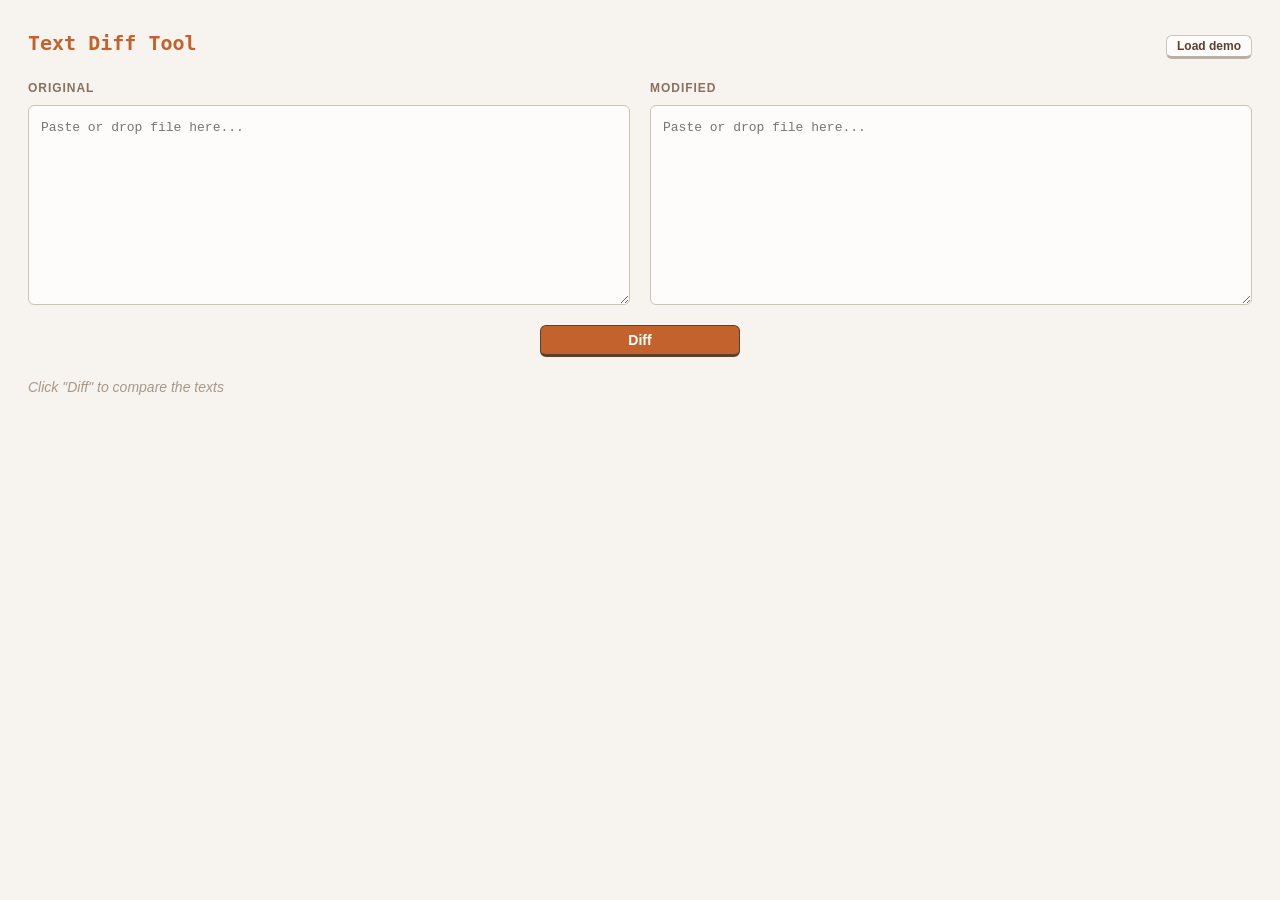
<file: 001-browserdiff/index.html>
<!DOCTYPE html>
<html lang="en">
<head>
    <meta charset="UTF-8">
    <meta name="viewport" content="width=device-width, initial-scale=1.0">
    <title>Text Diff Tool</title>
    <link rel="stylesheet" href="ember.css">
    <link rel="stylesheet" href="umber-light.css" media="(prefers-color-scheme: light)">
    <link rel="stylesheet" href="umber-dark.css" media="(prefers-color-scheme: dark)">
    <link rel="stylesheet" href="styles.css">
</head>
<body>
    <header>
        <h1>Text Diff Tool</h1>
        <button id="demo-button">Load demo</button>
    </header>

    <div class="input-container">
        <div class="input-panel">
            <label for="left-input">Original</label>
            <textarea id="left-input" placeholder="Paste or drop file here..."></textarea>
        </div>
        <div class="input-panel">
            <label for="right-input">Modified</label>
            <textarea id="right-input" placeholder="Paste or drop file here..."></textarea>
        </div>
    </div>

    <div class="button-container">
        <button id="diff-button">Diff</button>
    </div>

    <div id="diff-output"></div>

    <script src="diff.js"></script>
    <script src="app.js"></script>
</body>
</html>
</file>
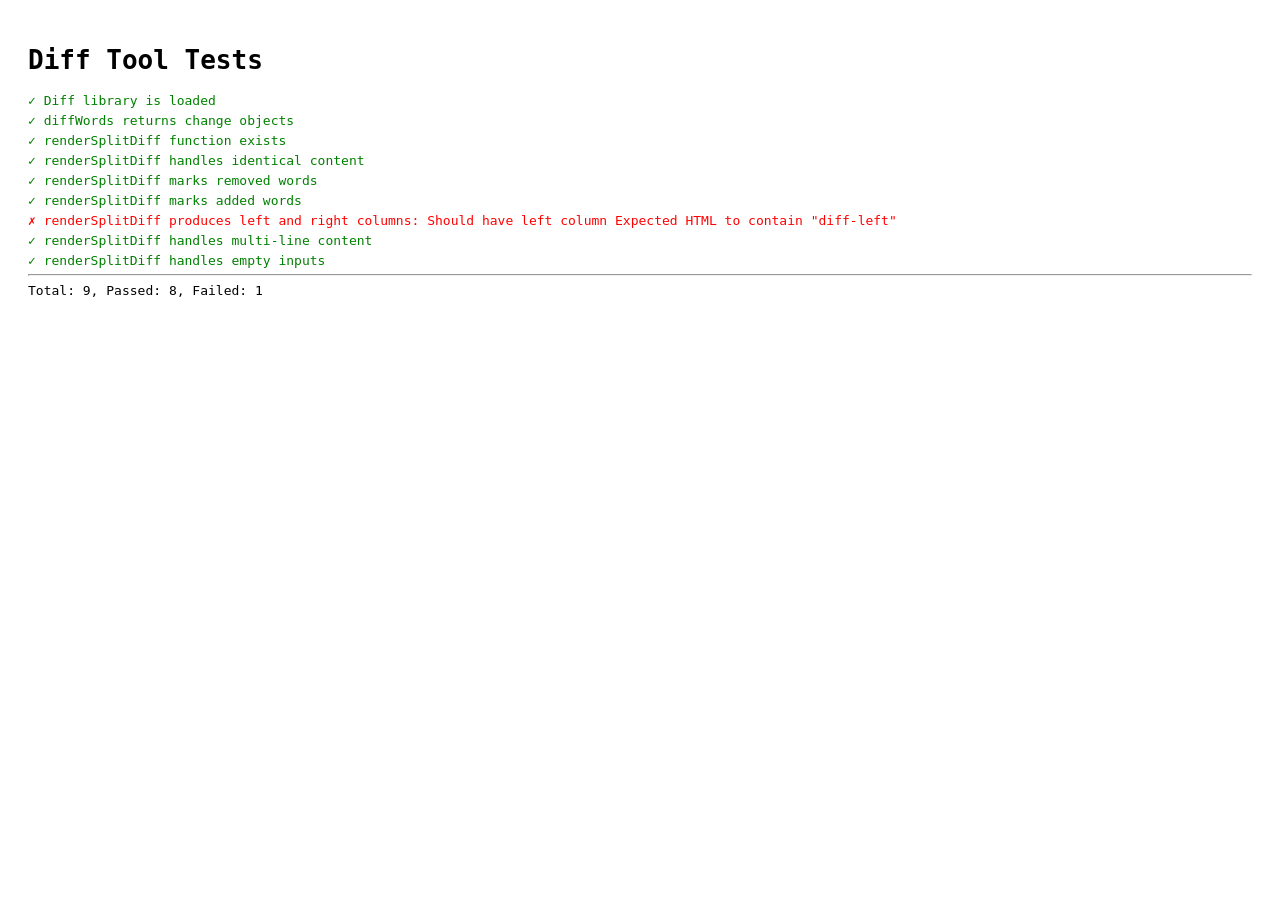
<file: 001-browserdiff/test.html>
<!DOCTYPE html>
<html lang="en">
<head>
    <meta charset="UTF-8">
    <title>Diff Tool Tests</title>
    <style>
        body { font-family: monospace; padding: 20px; }
        .pass { color: green; }
        .fail { color: red; }
        .test-result { margin: 5px 0; }
    </style>
</head>
<body>
    <h1>Diff Tool Tests</h1>
    <div id="results"></div>

    <script src="diff.js"></script>
    <script src="app.js"></script>
    <script>
        const results = document.getElementById('results');
        let passed = 0;
        let failed = 0;

        function test(name, fn) {
            try {
                fn();
                passed++;
                results.innerHTML += `<div class="test-result pass">✓ ${name}</div>`;
            } catch (e) {
                failed++;
                results.innerHTML += `<div class="test-result fail">✗ ${name}: ${e.message}</div>`;
            }
        }

        function assertEqual(actual, expected, msg) {
            if (actual !== expected) {
                throw new Error(`${msg || ''} Expected "${expected}" but got "${actual}"`);
            }
        }

        function assertContains(html, substring, msg) {
            if (!html.includes(substring)) {
                throw new Error(`${msg || ''} Expected HTML to contain "${substring}"`);
            }
        }

        // Test: Diff library is loaded
        test('Diff library is loaded', () => {
            if (typeof Diff === 'undefined') {
                throw new Error('Diff is not defined');
            }
            if (typeof Diff.diffWords !== 'function') {
                throw new Error('Diff.diffWords is not a function');
            }
        });

        // Test: diffWords returns expected structure
        test('diffWords returns change objects', () => {
            const changes = Diff.diffWords('hello world', 'hello there');
            if (!Array.isArray(changes)) {
                throw new Error('Expected array');
            }
            if (changes.length === 0) {
                throw new Error('Expected non-empty array');
            }
        });

        // Test: renderSplitDiff function exists
        test('renderSplitDiff function exists', () => {
            if (typeof renderSplitDiff !== 'function') {
                throw new Error('renderSplitDiff is not defined');
            }
        });

        // Test: renderSplitDiff handles identical content
        test('renderSplitDiff handles identical content', () => {
            const html = renderSplitDiff('hello world', 'hello world');
            assertContains(html, 'hello world', 'Should contain unchanged text');
            // Should not have removed or added classes for identical content
            if (html.includes('diff-removed') || html.includes('diff-added')) {
                throw new Error('Identical content should not have diff markers');
            }
        });

        // Test: renderSplitDiff marks removed words
        test('renderSplitDiff marks removed words', () => {
            const html = renderSplitDiff('hello world', 'hello');
            assertContains(html, 'diff-removed', 'Should have removed class');
            assertContains(html, 'world', 'Should contain removed word');
        });

        // Test: renderSplitDiff marks added words
        test('renderSplitDiff marks added words', () => {
            const html = renderSplitDiff('hello', 'hello world');
            assertContains(html, 'diff-added', 'Should have added class');
            assertContains(html, 'world', 'Should contain added word');
        });

        // Test: Split view has left and right sides
        test('renderSplitDiff produces left and right columns', () => {
            const html = renderSplitDiff('old text', 'new text');
            assertContains(html, 'diff-left', 'Should have left column');
            assertContains(html, 'diff-right', 'Should have right column');
        });

        // Test: Handles multi-line content
        test('renderSplitDiff handles multi-line content', () => {
            const html = renderSplitDiff('line1\nline2', 'line1\nline3');
            assertContains(html, 'line1', 'Should contain unchanged line');
        });

        // Test: Empty input handling
        test('renderSplitDiff handles empty inputs', () => {
            const html = renderSplitDiff('', '');
            // Should not throw and should return valid HTML
            if (typeof html !== 'string') {
                throw new Error('Should return a string');
            }
        });

        // Summary
        results.innerHTML += `<hr><div>Total: ${passed + failed}, Passed: ${passed}, Failed: ${failed}</div>`;
    </script>
</body>
</html>
</file>
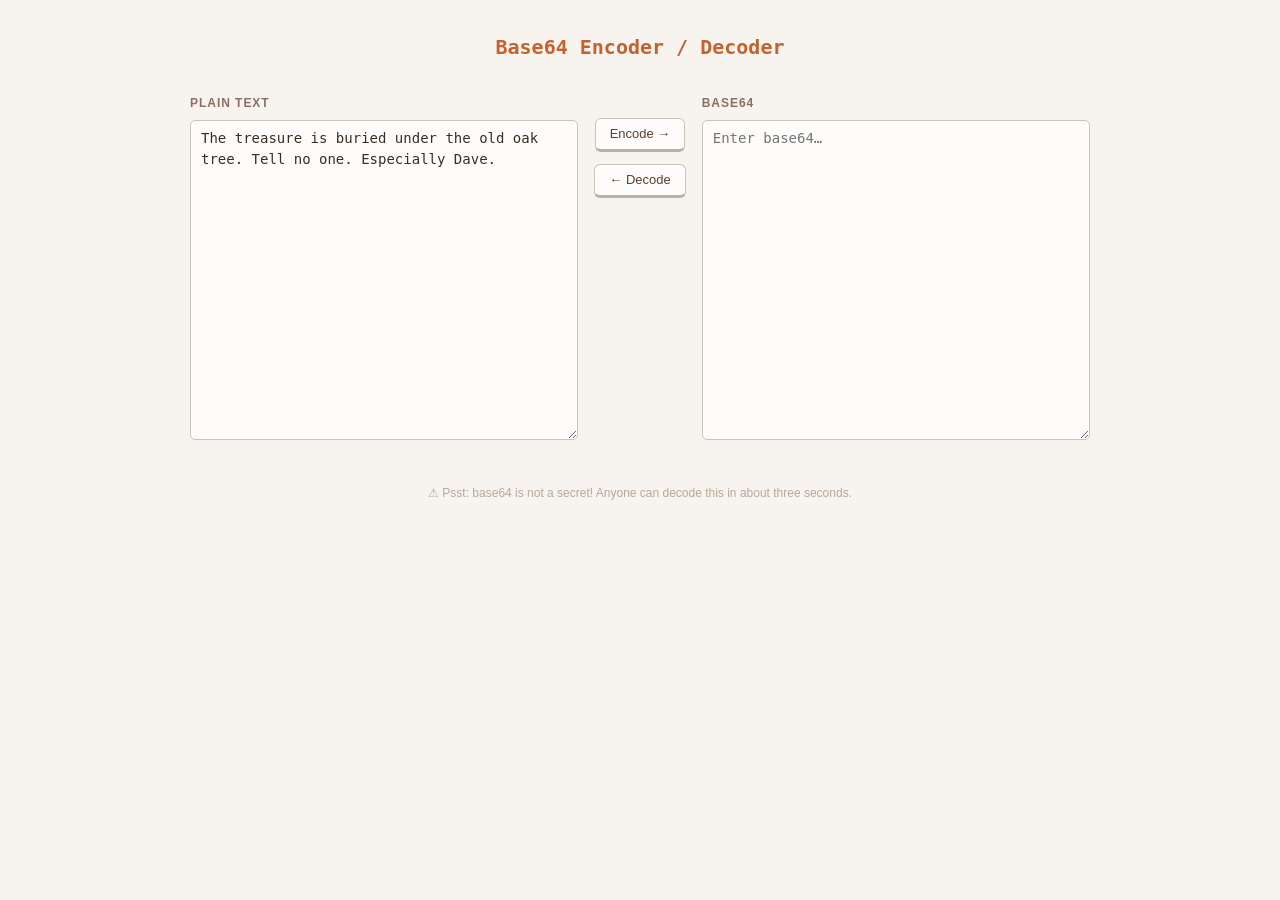
<file: 002-base64/base64.html>
<!DOCTYPE html>
<html lang="en">
<head>
  <meta charset="UTF-8">
  <meta name="viewport" content="width=device-width, initial-scale=1.0">
  <title>Base64 Encoder / Decoder</title>
  <style>
    /* umber-light */
    @media (prefers-color-scheme: light) {
      :root {
        --accent:            #c4622d;
        --accent-hover:      #a84f22;
        --accent-dark:       #5a4030;
        --accent-dark-hover: #3a2010;
        --page-bg:           #f7f3ee;
        --surface-bg:        #fdfcfa;
        --text-active:       #3a2e24;
        --text-secondary:    #8a7060;
        --ui-chrome:         #b8a898;
        --error:             #c0392b;
        --surface-border:    #ccc4b8;
        --surface-bottom:    #b8b0a4;
      }
    }
    /* umber-dark */
    @media (prefers-color-scheme: dark) {
      :root {
        --accent:            #c4622d;
        --accent-hover:      #a84f22;
        --accent-dark:       #e07840;
        --accent-dark-hover: #c46030;
        --page-bg:           #1e1810;
        --surface-bg:        #32281c;
        --text-active:       #e8d8c0;
        --text-secondary:    #a89070;
        --ui-chrome:         #786050;
        --error:             #e05040;
        --surface-border:    #4a3c2c;
        --surface-bottom:    #5a4a36;
      }
    }
    /* ember reset + body */
    *, *::before, *::after { box-sizing: border-box; margin: 0; padding: 0; }
    body {
      font-family: -apple-system, BlinkMacSystemFont, "Segoe UI", sans-serif;
      background: var(--page-bg);
      color: var(--text-active);
      font-size: 0.875rem;
      line-height: 1.5;
      display: flex;
      min-height: 100vh;
    }
    /* ember btn */
    .btn {
      display: inline-flex;
      align-items: center;
      gap: 6px;
      background: var(--surface-bg);
      border: 1px solid var(--surface-border);
      border-bottom: 3px solid var(--surface-bottom);
      border-radius: 6px;
      padding: 6px 14px;
      font-family: inherit;
      font-size: 0.8125rem;
      color: var(--accent-dark);
      cursor: pointer;
      text-decoration: none;
      font-weight: 500;
      line-height: 1.4;
      user-select: none;
    }
    .btn:hover { color: var(--accent); }
    .btn:active, .btn.pressed {
      border-bottom-width: 1px;
      transform: translateY(2px);
    }
    /* ember form */
    .form-label {
      font-size: 0.75rem;
      font-weight: 700;
      text-transform: uppercase;
      letter-spacing: 0.08em;
      color: var(--text-secondary);
    }
    .form-input,
    .form-textarea {
      background: var(--surface-bg);
      border: 1px solid var(--surface-border);
      border-radius: 5px;
      padding: 7px 10px;
      font-family: inherit;
      font-size: 0.8125rem;
      color: var(--text-active);
      width: 100%;
    }
    .form-input:focus,
    .form-textarea:focus {
      outline: none;
      border-color: var(--accent);
      border-bottom-color: var(--accent-dark);
    }
    .form-textarea {
      resize: vertical;
      min-height: 80px;
      line-height: 1.5;
    }
  </style>
  <style>
    body {
      flex-direction: column;
      align-items: center;
      padding: 2rem 1rem;
    }

    h1 {
      font-family: monospace;
      font-size: 1.25rem;
      font-weight: 600;
      color: var(--accent);
      margin-bottom: 2rem;
    }

    .layout {
      display: flex;
      align-items: flex-start;
      gap: 1rem;
      width: 100%;
      max-width: 900px;
    }

    .pane {
      flex: 1;
      display: flex;
      flex-direction: column;
      gap: 0.5rem;
    }

    .form-textarea {
      height: 320px;
      font-family: ui-monospace, monospace;
      font-size: 0.875rem;
    }

    .form-textarea.error {
      border-color: var(--error);
    }

    .error-msg {
      font-size: 0.75rem;
      color: var(--error);
      min-height: 1em;
    }

    .controls {
      display: flex;
      flex-direction: column;
      align-items: center;
      justify-content: center;
      gap: 0.75rem;
      padding-top: 1.5rem;
    }

    footer {
      font-size: 0.75rem;
      color: var(--ui-chrome);
      margin-top: 1.5rem;
    }
  </style>
</head>
<body>

<h1>Base64 Encoder / Decoder</h1>

<div class="layout">

  <div class="pane">
    <div class="form-label">Plain text</div>
    <textarea id="plain" class="form-textarea" spellcheck="false">The treasure is buried under the old oak tree. Tell no one. Especially Dave.</textarea>
    <div class="error-msg" id="plain-error"></div>
  </div>

  <div class="controls">
    <button class="btn" id="btn-encode">Encode →</button>
    <button class="btn" id="btn-decode">← Decode</button>
  </div>

  <div class="pane">
    <div class="form-label">Base64</div>
    <textarea id="b64" class="form-textarea" placeholder="Enter base64…" spellcheck="false"></textarea>
    <div class="error-msg" id="b64-error"></div>
  </div>

</div>

<footer>⚠ Psst: base64 is not a secret! Anyone can decode this in about three seconds.</footer>

<script>
  const plainEl    = document.getElementById('plain');
  const b64El      = document.getElementById('b64');
  const plainError = document.getElementById('plain-error');
  const b64Error   = document.getElementById('b64-error');

  document.getElementById('btn-encode').addEventListener('click', () => {
    b64Error.textContent = '';
    b64El.classList.remove('error');
    try {
      b64El.value = btoa(unescape(encodeURIComponent(plainEl.value)));
    } catch (e) {
      b64El.value = '';
      b64El.classList.add('error');
      b64Error.textContent = 'Encoding failed: ' + e.message;
    }
  });

  document.getElementById('btn-decode').addEventListener('click', () => {
    plainError.textContent = '';
    plainEl.classList.remove('error');
    try {
      plainEl.value = decodeURIComponent(escape(atob(b64El.value.trim())));
    } catch (e) {
      plainEl.value = '';
      plainEl.classList.add('error');
      plainError.textContent = 'Invalid base64 input.';
    }
  });
</script>
</body>
</html>
</file>
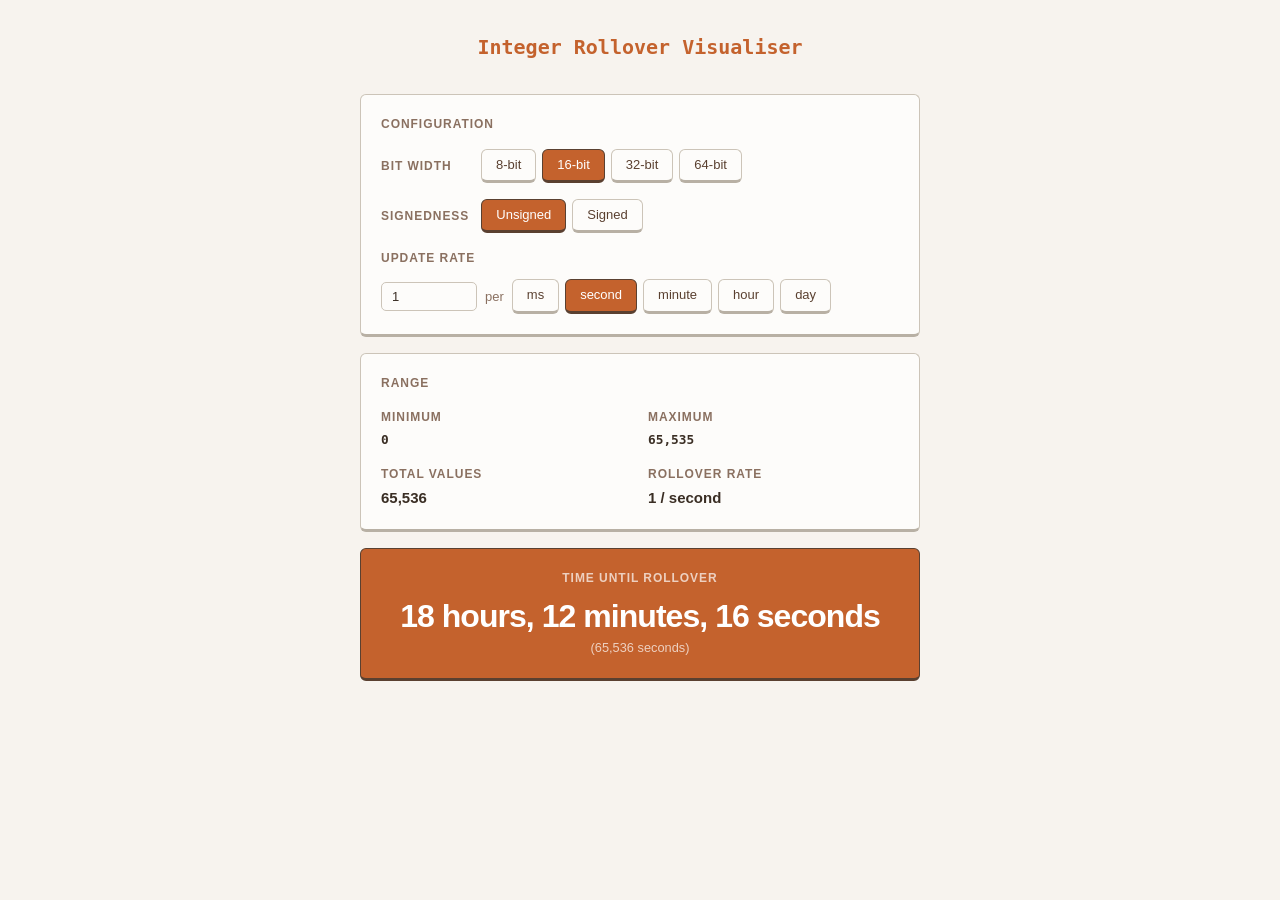
<file: 003-int-rollover/rollover.html>
<!DOCTYPE html>
<html lang="en">
<head>
  <meta charset="UTF-8">
  <meta name="viewport" content="width=device-width, initial-scale=1.0">
  <title>Integer Rollover Visualiser</title>
  <style>
    /* umber-light */
    @media (prefers-color-scheme: light) {
      :root {
        --accent:            #c4622d;
        --accent-hover:      #a84f22;
        --accent-dark:       #5a4030;
        --accent-dark-hover: #3a2010;
        --page-bg:           #f7f3ee;
        --surface-bg:        #fdfcfa;
        --text-active:       #3a2e24;
        --text-secondary:    #8a7060;
        --error:             #c0392b;
        --warning:           #c48a1a;
        --surface-border:    #ccc4b8;
        --surface-bottom:    #b8b0a4;
      }
    }
    /* umber-dark */
    @media (prefers-color-scheme: dark) {
      :root {
        --accent:            #c4622d;
        --accent-hover:      #a84f22;
        --accent-dark:       #e07840;
        --accent-dark-hover: #c46030;
        --page-bg:           #1e1810;
        --surface-bg:        #32281c;
        --text-active:       #e8d8c0;
        --text-secondary:    #a89070;
        --error:             #e05040;
        --warning:           #e0aa30;
        --surface-border:    #4a3c2c;
        --surface-bottom:    #5a4a36;
      }
    }
    /* ember reset + body */
    *, *::before, *::after { box-sizing: border-box; margin: 0; padding: 0; }
    body {
      font-family: -apple-system, BlinkMacSystemFont, "Segoe UI", sans-serif;
      background: var(--page-bg);
      color: var(--text-active);
      font-size: 0.875rem;
      line-height: 1.5;
      display: flex;
      min-height: 100vh;
    }
    /* ember section-label */
    .section-label {
      font-size: 0.75rem;
      font-weight: 700;
      text-transform: uppercase;
      letter-spacing: 0.08em;
      color: var(--text-secondary);
      margin-bottom: 12px;
    }
    /* ember btn */
    .btn {
      display: inline-flex;
      align-items: center;
      gap: 6px;
      background: var(--surface-bg);
      border: 1px solid var(--surface-border);
      border-bottom: 3px solid var(--surface-bottom);
      border-radius: 6px;
      padding: 6px 14px;
      font-family: inherit;
      font-size: 0.8125rem;
      color: var(--accent-dark);
      cursor: pointer;
      text-decoration: none;
      font-weight: 500;
      line-height: 1.4;
      user-select: none;
    }
    .btn:hover { color: var(--accent); }
    .btn:active, .btn.pressed {
      border-bottom-width: 1px;
      transform: translateY(2px);
    }
    .btn-primary {
      background: var(--accent);
      border-color: var(--accent-dark);
      border-bottom-color: var(--accent-dark);
      color: #fff;
    }
    .btn-primary:hover {
      background: var(--accent-hover);
      border-color: var(--accent-dark-hover);
      border-bottom-color: var(--accent-dark-hover);
      color: #fff;
    }
    /* ember form-label */
    .form-label {
      font-size: 0.75rem;
      font-weight: 700;
      text-transform: uppercase;
      letter-spacing: 0.08em;
      color: var(--text-secondary);
    }
  </style>
  <style>
    body {
      flex-direction: column;
      align-items: center;
      padding: 2rem 1rem;
    }

    h1 {
      font-family: monospace;
      font-size: 1.25rem;
      font-weight: 600;
      color: var(--accent);
      margin-bottom: 2rem;
    }

    .app-card {
      background: var(--surface-bg);
      border: 1px solid var(--surface-border);
      border-bottom: 3px solid var(--surface-bottom);
      border-radius: 6px;
      padding: 1.25rem;
      width: 100%;
      max-width: 560px;
      margin-bottom: 1rem;
    }

    /* Controls */
    .control-group {
      display: flex;
      flex-direction: column;
      gap: 1rem;
    }

    .row {
      display: flex;
      align-items: center;
      gap: 0.75rem;
      flex-wrap: wrap;
    }

    .row > .form-label {
      min-width: 5.5rem;
    }

    .btn-group {
      display: flex;
      gap: 0.375rem;
      flex-wrap: wrap;
    }

    .rate-row {
      display: flex;
      align-items: center;
      gap: 0.5rem;
      flex-wrap: wrap;
    }

    .rate-input {
      width: 6rem;
      background: var(--surface-bg);
      border: 1px solid var(--surface-border);
      border-radius: 5px;
      padding: 6px 10px;
      font-family: inherit;
      font-size: 0.8125rem;
      color: var(--text-active);
    }

    .rate-input:focus {
      outline: none;
      border-color: var(--accent);
    }

    /* Stats */
    .stat-grid {
      display: grid;
      grid-template-columns: 1fr 1fr;
      gap: 1rem;
    }

    .stat {
      display: flex;
      flex-direction: column;
      gap: 0.25rem;
    }

    .stat-value {
      font-size: 0.9375rem;
      font-weight: 600;
      font-variant-numeric: tabular-nums;
      color: var(--text-active);
      word-break: break-all;
    }

    .stat-value.mono {
      font-family: ui-monospace, monospace;
      font-size: 0.8rem;
    }

    /* Result card — accent filled */
    .card-result {
      background: var(--accent);
      border-color: var(--accent-dark);
      border-bottom-color: var(--accent-dark);
      color: #fff;
      text-align: center;
    }

    .card-result .section-label {
      color: rgba(255,255,255,0.7);
    }

    /* Countdown */
    .countdown-value {
      font-size: 2rem;
      font-weight: 700;
      font-variant-numeric: tabular-nums;
      letter-spacing: -0.03em;
      line-height: 1.1;
    }

    .countdown-value.warn   { color: var(--warning); }
    .countdown-value.danger { color: var(--error); }

    .countdown-sub {
      font-size: 0.8rem;
      color: rgba(255,255,255,0.7);
      margin-top: 0.25rem;
    }

    .invalid-msg {
      color: var(--error);
      font-size: 0.875rem;
      padding: 1rem 0;
      font-weight: 500;
    }

    .card-result .invalid-msg { color: rgba(255,255,255,0.9); }
  </style>
</head>
<body>

<h1>Integer Rollover Visualiser</h1>

<div class="app-card">
  <div class="section-label" style="margin-bottom:1rem">Configuration</div>
  <div class="control-group">

    <div class="row">
      <span class="form-label">Bit width</span>
      <div class="btn-group" id="bits-group">
        <button class="btn" data-bits="8">8-bit</button>
        <button class="btn" data-bits="16">16-bit</button>
        <button class="btn" data-bits="32">32-bit</button>
        <button class="btn" data-bits="64">64-bit</button>
      </div>
    </div>

    <div class="row">
      <span class="form-label">Signedness</span>
      <div class="btn-group" id="sign-group">
        <button class="btn" data-sign="unsigned">Unsigned</button>
        <button class="btn" data-sign="signed">Signed</button>
      </div>
    </div>

    <div class="row">
      <span class="form-label">Update rate</span>
      <div class="rate-row">
        <input class="rate-input" type="number" id="rate-amount" value="1" min="1" step="1">
        <span style="font-size:0.8125rem;color:var(--text-secondary)">per</span>
        <div class="btn-group" id="unit-group">
          <button class="btn" data-unit="ms">ms</button>
          <button class="btn" data-unit="s">second</button>
          <button class="btn" data-unit="min">minute</button>
          <button class="btn" data-unit="hr">hour</button>
          <button class="btn" data-unit="day">day</button>
        </div>
      </div>
    </div>

  </div>
</div>

<div class="app-card">
  <div class="section-label" style="margin-bottom:1rem">Range</div>
  <div class="stat-grid">
    <div class="stat">
      <div class="form-label">Minimum</div>
      <div class="stat-value mono" id="val-min">—</div>
    </div>
    <div class="stat">
      <div class="form-label">Maximum</div>
      <div class="stat-value mono" id="val-max">—</div>
    </div>
    <div class="stat">
      <div class="form-label">Total values</div>
      <div class="stat-value" id="val-count">—</div>
    </div>
    <div class="stat">
      <div class="form-label">Rollover rate</div>
      <div class="stat-value" id="val-rate">—</div>
    </div>
  </div>
</div>

<div class="app-card card-result">
  <div class="section-label">Time until rollover</div>
  <div id="result-area" style="margin-top:0.75rem">
    <div class="invalid-msg" id="invalid-msg" style="display:none">Enter a valid update rate (≥ 1).</div>
    <div id="valid-area">
      <div class="countdown-value" id="countdown-value">—</div>
      <div class="countdown-sub" id="countdown-sub"></div>
    </div>
  </div>
</div>

<script>
  const state = {
    bits: 16,
    signed: false,
    rateAmount: 1,
    rateUnit: 's',
  };

  const unitMs = { ms: 1, s: 1000, min: 60_000, hr: 3_600_000, day: 86_400_000 };

  function maxValue(bits, signed) {
    if (!signed) return (1n << BigInt(bits)) - 1n;
    return (1n << BigInt(bits - 1)) - 1n;
  }

  function minValue(bits, signed) {
    if (!signed) return 0n;
    return -(1n << BigInt(bits - 1));
  }

  function totalValues(bits) {
    return 1n << BigInt(bits);
  }

  const locale = navigator.language || 'en';

  function fmtBigInt(n) {
    const s = n < 0n ? '-' + (-n).toString() : n.toString();
    const neg = n < 0n;
    const digits = neg ? s.slice(1) : s;
    if (digits.length <= 15) return Number(n).toLocaleString(locale);
    const sep = (1234).toLocaleString(locale).replace(/\d/g, '');
    let result = '';
    let i = digits.length;
    while (i > 0) {
      const start = Math.max(0, i - 3);
      result = digits.slice(start, i) + (result ? sep + result : '');
      i = start;
    }
    return (neg ? '-' : '') + result;
  }

  function fmtDuration(ms) {
    if (ms < 1) return '< 1 ms';
    const units = [
      { label: 'year',        ms: 365.25 * 86_400_000 },
      { label: 'day',         ms: 86_400_000 },
      { label: 'hour',        ms: 3_600_000 },
      { label: 'minute',      ms: 60_000 },
      { label: 'second',      ms: 1_000 },
      { label: 'millisecond', ms: 1 },
    ];
    const parts = [];
    let remaining = ms;
    for (const u of units) {
      if (remaining >= u.ms) {
        const count = Math.floor(remaining / u.ms);
        remaining -= count * u.ms;
        parts.push(`${count.toLocaleString(locale)} ${u.label}${count !== 1 ? 's' : ''}`);
        if (parts.length === 3) break;
      }
    }
    return parts.join(', ') || '< 1 ms';
  }

  function setActive(groupId, attr, value) {
    document.querySelectorAll(`#${groupId} .btn`).forEach(b => {
      b.classList.toggle('btn-primary', b.dataset[attr] === String(value));
    });
  }

  function compute() {
    const { bits, signed, rateAmount, rateUnit } = state;

    const mn    = minValue(bits, signed);
    const mx    = maxValue(bits, signed);
    const total = totalValues(bits);

    document.getElementById('val-min').textContent   = fmtBigInt(mn);
    document.getElementById('val-max').textContent   = fmtBigInt(mx);
    document.getElementById('val-count').textContent = fmtBigInt(total);

    const invalidMsg  = document.getElementById('invalid-msg');
    const validArea   = document.getElementById('valid-area');
    const countdownEl = document.getElementById('countdown-value');
    const countdownSub= document.getElementById('countdown-sub');
    const valRate     = document.getElementById('val-rate');

    const amount = rateAmount;
    if (!Number.isFinite(amount) || amount <= 0) {
      invalidMsg.style.display = '';
      validArea.style.display  = 'none';
      valRate.textContent = '—';
      return;
    }
    invalidMsg.style.display = 'none';
    validArea.style.display  = '';

    const msPerIncrement = unitMs[rateUnit] / amount;
    const totalNum       = Number(total);
    const rolloverMs     = totalNum * msPerIncrement;

    const incPerSec = 1000 / msPerIncrement;
    if (incPerSec >= 1) {
      valRate.textContent = `${incPerSec.toLocaleString(locale, { maximumFractionDigits: 2 })} / second`;
    } else {
      const secPerInc = msPerIncrement / 1000;
      valRate.textContent = `1 per ${secPerInc.toLocaleString(locale, { maximumFractionDigits: 2 })} seconds`;
    }

    countdownEl.textContent = fmtDuration(rolloverMs);

    const totalSec = rolloverMs / 1000;
    countdownSub.textContent = `(${totalSec.toLocaleString(locale, { maximumFractionDigits: 3 })} seconds)`;

    countdownEl.className = 'countdown-value';
    if (rolloverMs < 60_000)      countdownEl.classList.add('danger');
    else if (rolloverMs < 3_600_000) countdownEl.classList.add('warn');
  }

  function wireGroup(groupId, stateKey, attrName, transform) {
    document.getElementById(groupId).addEventListener('click', e => {
      const btn = e.target.closest('.btn');
      if (!btn) return;
      state[stateKey] = transform(btn.dataset[attrName]);
      setActive(groupId, attrName, btn.dataset[attrName]);
      compute();
    });
  }

  wireGroup('bits-group', 'bits',     'bits', v => parseInt(v));
  wireGroup('sign-group', 'signed',   'sign', v => v === 'signed');
  wireGroup('unit-group', 'rateUnit', 'unit', v => v);

  document.getElementById('rate-amount').addEventListener('input', e => {
    state.rateAmount = parseFloat(e.target.value);
    compute();
  });

  // Set initial active states
  setActive('bits-group', 'bits', '16');
  setActive('sign-group', 'sign', 'unsigned');
  setActive('unit-group', 'unit', 's');
  compute();
</script>
</body>
</html>
</file>
<file: 001-browserdiff/ember.css>
/*
 * Ember Design System — Component CSS
 *
 * Variable reference (all values come from a theme file — never hardcode hex):
 *
 * Accent
 * --accent:             Primary action colour: links, active nav, checkbox fill, count badge
 * --accent-hover:       Darkened accent for hover states
 * --accent-dark:        Darker accent for text on light surfaces and button borders
 * --accent-dark-hover:  Darkened accent-dark for hover on button borders
 *
 * Backgrounds
 * --page-bg:            Outermost body background
 * --container-bg:       Default panel and column background — slightly darker than page
 * --focus-container-bg: Active or highlighted panel — warmer/deeper than container-bg
 * --surface-bg:         Raised elements: cards, buttons, kbd — lightest surface in light themes
 *
 * Text
 * --text-active:        All readable body text, card titles, nav links
 * --text-secondary:     Notes, captions, all-caps section and panel headers
 * --text-muted:         De-emphasised items: timestamps, completed items
 * --ui-chrome:          Status lines, shortcut hints — the quietest readable text
 *
 * Semantic colours
 * --error:              Error messages and error callout border/title
 * --warning:            Warning callout border and title
 * --success:            Success callout border and title
 * --info:               Info callout border and title
 *
 * Borders
 * --surface-border:     Top and side borders on raised elements (cards, buttons, kbd)
 * --surface-bottom:     Thick bottom border on raised elements — shadow edge in light, highlight edge in dark
 * --drag-outline:       Drop-target outline — typically matches accent
 *
 * Chrome (sidebar and header)
 * --sidebar-bg:         Sidebar background
 * --sidebar-text:       Sidebar text and nav link colour
 * --sidebar-border:     Sidebar right border and dividers
 * --header-bg:          Page header background
 * --header-text:        Page header text colour
 * --header-border:      Page header bottom border
 */

/* =====================================================================
   COMPONENT CSS — canonical patterns for common components.
   Copy what you need; class names are suggestions not requirements.
   ===================================================================== */

*, *::before, *::after { box-sizing: border-box; margin: 0; padding: 0; }

body {
  font-family: -apple-system, BlinkMacSystemFont, "Segoe UI", sans-serif;
  background: var(--page-bg);
  color: var(--text-active);
  font-size: 0.875rem;
  line-height: 1.5;
  display: flex;
  min-height: 100vh;
}

/* --- Sidebar --- */

/* Uses --sidebar-* variables so it can differ from the content area.
   Always set color explicitly on <a> tags — they don't inherit from body. */
.sidebar {
  width: 200px;
  min-width: 200px;
  background: var(--sidebar-bg);
  display: flex;
  flex-direction: column;
  padding: 20px 0 16px;
  border-right: 1px solid var(--sidebar-border);
  position: fixed;
  top: 0;
  left: 0;
  bottom: 0;
  overflow-y: auto;
}

.sidebar-appname {
  font-family: monospace;
  font-size: 1.1rem;
  font-weight: 600;
  color: var(--sidebar-text);
  padding: 0 16px 20px;
  letter-spacing: -0.01em;
}

/* Section labels within the sidebar use opacity rather than a separate
   variable — keeps the label visually subordinate on any background colour. */
.sidebar-section-label {
  font-size: 0.75rem;
  font-weight: 700;
  text-transform: uppercase;
  letter-spacing: 0.08em;
  color: var(--sidebar-text);
  opacity: 0.5;
  padding: 0 16px 6px;
  margin-top: 16px;
}

.sidebar-nav {
  list-style: none;
  flex: 1;
}

.sidebar-nav li a {
  display: block;
  padding: 6px 16px;
  color: var(--sidebar-text);
  text-decoration: none;
  border-left: 3px solid transparent;
  transition: color 0.1s;
}

.sidebar-nav li a.active {
  color: var(--accent);
  border-left-color: var(--accent);
  background: var(--focus-container-bg);
  font-weight: 500;
}

.sidebar-divider {
  border: none;
  border-top: 1px solid var(--sidebar-border);
  margin: 12px 16px;
}

/* Shortcut hint uses opacity rather than --ui-chrome because it sits on
   the sidebar background which may be dark or light depending on theme. */
.sidebar-shortcut-hint {
  padding: 12px 16px 0;
  font-size: 0.72rem;
  color: var(--sidebar-text);
  opacity: 0.5;
  display: flex;
  align-items: center;
  gap: 6px;
}

/* --- Page header --- */

/* Uses --header-* variables. Grid layout with equal outer columns keeps
   the centre element truly centred regardless of content width on either side. */
.page-header {
  display: grid;
  grid-template-columns: 1fr auto 1fr;
  align-items: baseline;
  padding: 20px 28px 18px;
  border-bottom: 1px solid var(--header-border);
  background: var(--header-bg);
  position: sticky;
  top: 0;
  z-index: 10;
}

.page-header-left,
.status-text {
  font-size: 0.75rem;
  color: var(--header-text);
  opacity: 0.7;
}

.page-header-left a {
  color: var(--header-text);
  text-decoration: none;
  opacity: 0.7;
}

.page-header-left a:hover { opacity: 1; }

.page-header-center h1 {
  font-family: monospace;
  font-size: 1.25rem;
  font-weight: 600;
  color: var(--header-text);
  text-align: center;
  white-space: nowrap;
}

.page-header-right {
  display: flex;
  justify-content: flex-end;
  align-items: baseline;
  gap: 12px;
}

/* --- Section labels --- */

.section-label,
.panel-title,
.type-block .section-header-demo {
  font-size: 0.75rem;
  font-weight: 700;
  text-transform: uppercase;
  letter-spacing: 0.08em;
  color: var(--text-secondary);
}

.section-label { margin-bottom: 12px; }

/* --- Buttons ---
   Raised with thick bottom border — feel like physical keys.
   Never use box-shadow for depth here. */
.btn {
  display: inline-flex;
  align-items: center;
  gap: 6px;
  background: var(--surface-bg);
  border: 1px solid var(--surface-border);
  border-bottom: 3px solid var(--surface-bottom);
  border-radius: 6px;
  padding: 6px 14px;
  font-family: inherit;
  font-size: 0.8125rem;
  color: var(--accent-dark);
  cursor: pointer;
  text-decoration: none;
  font-weight: 500;
  line-height: 1.4;
  user-select: none;
}

.btn:hover { color: var(--accent); }

/* Pressed state: collapse bottom border and shift down to simulate key travel. */
.btn:active,
.btn.pressed {
  border-bottom-width: 1px;
  transform: translateY(2px);
}

.btn-primary {
  background: var(--accent);
  border-color: var(--accent-dark);
  border-bottom-color: var(--accent-dark);
  color: #fff;
}

.btn-primary:hover {
  background: var(--accent-hover);
  border-color: var(--accent-dark-hover);
  border-bottom-color: var(--accent-dark-hover);
  color: #fff;
}

/* --- Panels ---
   Flat trays — background colour only, no border. Panels hold cards;
   they should not compete with the raised elements inside them. */
.panel {
  background: var(--container-bg);
  border-radius: 4px;
  padding: 12px;
}

.panel.active { background: var(--focus-container-bg); }

.panel-header {
  display: flex;
  justify-content: space-between;
  align-items: center;
  margin-bottom: 10px;
}

.panel.active .panel-title { color: var(--accent); }

/* Badge: inactive uses --surface-border so it adapts to any theme.
   Active (inside an active panel) uses the accent. */
.badge {
  font-size: 0.65rem;
  font-weight: 700;
  padding: 1px 6px;
  border-radius: 9px;
  background: var(--surface-border);
  color: var(--text-muted);
}

.panel.active .badge {
  background: var(--accent);
  color: #fff;
}

.panel-cards {
  display: flex;
  flex-direction: column;
  gap: 8px;
}

/* --- Cards ---
   Raised surface treatment. --surface-bg is always lighter than
   --container-bg (even in dark themes) so cards lift off the panel. */
.card {
  background: var(--surface-bg);
  border: 1px solid var(--surface-border);
  border-bottom: 3px solid var(--surface-bottom);
  border-radius: 6px;
  padding: 10px 12px;
}

.card-header {
  display: flex;
  align-items: center;
  gap: 8px;
}

.card-title { line-height: 1.4; }

/* Card note: secondary text aligned with the title (checkbox width + gap). */
.card-note {
  font-size: 0.75rem;
  color: var(--text-secondary);
  margin-top: 4px;
  margin-left: 26px;
}

/* --- Detail card --- */
.detail-card {
  background: var(--surface-bg);
  border: 1px solid var(--surface-border);
  border-bottom: 3px solid var(--surface-bottom);
  border-radius: 6px;
  padding: 20px 24px;
  max-width: 640px;
}

.detail-card h2 {
  font-size: 1rem;
  font-weight: 600;
  margin-bottom: 8px;
}

.detail-card p {
  margin-bottom: 10px;
  line-height: 1.6;
}

.detail-card a,
.type-block a {
  color: var(--accent);
  text-decoration: none;
}

.detail-card a:hover,
.type-block a:hover { text-decoration: underline; }

.detail-secondary {
  font-size: 0.75rem;
  color: var(--text-secondary);
  margin-top: 14px;
  padding-top: 14px;
  border-top: 1px solid var(--surface-border);
}

/* --- Errors ---
   Appear inline adjacent to the element they relate to, not in a modal
   or at the top of the page. */
.error-message {
  font-size: 0.8125rem;
  color: var(--error);
  margin-top: 12px;
  display: flex;
  align-items: center;
  gap: 6px;
}

/* --- Checkboxes ---
   Fully custom so they match the surface style and use the accent.
   The tick is drawn with a pseudo-element. */
input[type="checkbox"] {
  appearance: none;
  -webkit-appearance: none;
  width: 18px;
  height: 18px;
  border: 1.5px solid var(--surface-border);
  border-bottom: 2px solid var(--surface-bottom);
  border-radius: 4px;
  background: var(--surface-bg);
  cursor: pointer;
  position: relative;
  margin: 0;
  flex-shrink: 0;
}

input[type="checkbox"]:checked {
  background: var(--accent);
  border-color: var(--accent-dark);
  border-bottom-color: var(--accent-dark);
}

input[type="checkbox"]:checked::after {
  content: '';
  position: absolute;
  left: 5px;
  top: 2px;
  width: 5px;
  height: 9px;
  border: 2px solid #fff;
  border-top: none;
  border-left: none;
  transform: rotate(40deg);
}

.checkbox-list {
  display: flex;
  flex-direction: column;
  gap: 8px;
}

.checkbox-item {
  display: flex;
  align-items: center;
  gap: 8px;
}

/* Completed items: use --ui-chrome (quieter than --text-muted) with
   strikethrough to signal done-and-dismissed. */
.checkbox-item.checked-item {
  text-decoration: line-through;
  color: var(--ui-chrome);
}

/* --- kbd ---
   Same raised treatment as buttons and cards — physical keycap feel. */
kbd {
  background: var(--surface-bg);
  border: 1px solid var(--surface-border);
  border-bottom: 3px solid var(--surface-bottom);
  border-radius: 5px;
  padding: 2px 8px;
  font-family: monospace;
  font-size: 0.75rem;
  white-space: nowrap;
}

.shortcut-row {
  display: flex;
  flex-wrap: wrap;
  gap: 18px;
  align-items: center;
}

.shortcut-item {
  display: flex;
  align-items: center;
  gap: 6px;
  font-size: 0.8125rem;
  color: var(--ui-chrome);
}

/* --- Form inputs ---
   FLAT — single border, no thick bottom edge. Inputs receive content;
   they should feel recessed, not raised. Contrast with .btn alongside them. */
.form-card {
  background: var(--surface-bg);
  border: 1px solid var(--surface-border);
  border-bottom: 3px solid var(--surface-bottom);
  border-radius: 6px;
  padding: 20px 24px;
  max-width: 480px;
  display: flex;
  flex-direction: column;
  gap: 14px;
}

.form-field {
  display: flex;
  flex-direction: column;
  gap: 5px;
}

/* Form labels use the all-caps section header style. */
.form-label {
  font-size: 0.75rem;
  font-weight: 700;
  text-transform: uppercase;
  letter-spacing: 0.08em;
  color: var(--text-secondary);
}

/* Flat border only — no border-bottom thickness. */
.form-input,
.form-textarea {
  background: var(--page-bg);
  border: 1px solid var(--surface-border);
  border-radius: 5px;
  padding: 7px 10px;
  font-family: inherit;
  font-size: 0.8125rem;
  color: var(--text-active);
  width: 100%;
}

/* Focus: switch border to accent — no outline, no glow, no box-shadow. */
.form-input:focus,
.form-textarea:focus {
  outline: none;
  border-color: var(--accent);
  border-bottom-color: var(--accent-dark);
}

.form-textarea {
  resize: vertical;
  min-height: 80px;
  line-height: 1.5;
}

.form-footer {
  display: flex;
  align-items: center;
  justify-content: space-between;
}

/* --- Type block (text style reference only) --- */
.type-block {
  display: flex;
  flex-direction: column;
  gap: 10px;
}

.type-block h1 {
  font-family: monospace;
  font-size: 1.25rem;
  font-weight: 600;
  color: var(--accent);
}

.type-block .body-text { line-height: 1.6; }

.type-block .secondary-text {
  font-size: 0.75rem;
  color: var(--text-secondary);
}

.type-block .muted-text {
  font-size: 0.75rem;
  color: var(--text-muted);
}

.type-block .chrome-text {
  font-size: 0.75rem;
  color: var(--ui-chrome);
}

.type-block .error-text {
  font-size: 0.8125rem;
  color: var(--error);
}

/* --- Callouts ---
   Left border only — no background tint, no raised treatment.
   Callouts display information; they are not interactive.
   Border colour signals semantic meaning: info/success/warning/error. */
.callout {
  border-left: 4px solid var(--surface-border);
  padding: 10px 14px;
  font-size: 0.8125rem;
  color: var(--text-active);
  display: flex;
  flex-direction: column;
  gap: 2px;
}

.callout-title {
  font-weight: 600;
  font-size: 0.75rem;
  text-transform: uppercase;
  letter-spacing: 0.06em;
}

.callout-info    { border-left-color: var(--info); }
.callout-success { border-left-color: var(--success); }
.callout-warning { border-left-color: var(--warning); }
.callout-error   { border-left-color: var(--error); }

.callout-info    .callout-title { color: var(--info); }
.callout-success .callout-title { color: var(--success); }
.callout-warning .callout-title { color: var(--warning); }
.callout-error   .callout-title { color: var(--error); }

.callout-stack {
  display: flex;
  flex-direction: column;
  gap: 10px;
  max-width: 480px;
}

/* --- Chips / tag pills ---
   Raised like buttons — they invite clicking. Active chip uses --accent. */
.chip-row {
  display: flex;
  flex-wrap: wrap;
  gap: 8px;
  align-items: center;
}

.chip {
  display: inline-flex;
  align-items: center;
  background: var(--surface-bg);
  border: 1px solid var(--surface-border);
  border-bottom: 3px solid var(--surface-bottom);
  border-radius: 99px;
  padding: 3px 12px;
  font-size: 0.75rem;
  font-weight: 500;
  color: var(--accent-dark);
  cursor: pointer;
  user-select: none;
}

.chip.active {
  background: var(--accent);
  border-color: var(--accent-dark);
  border-bottom-color: var(--accent-dark);
  color: #fff;
}

/* --- Table ---
   Rows are flat — no raised treatment. Dividers use --surface-border.
   Use .ref-table inside a .table-container. */

/* --- Empty state ---
   Flat panel content — muted text centred, no raised surfaces. */
.empty-state {
  padding: 32px 16px;
  text-align: center;
  color: var(--text-muted);
  font-size: 0.8125rem;
}

.empty-state-title {
  font-weight: 600;
  margin-bottom: 4px;
  color: var(--text-secondary);
}

/* --- Drag-over panel state ---
   Accent outline signals a valid drop target. No box-shadow. */
.panel.drag-over {
  background: var(--focus-container-bg);
  outline: 2px solid var(--drag-outline);
  outline-offset: -1px;
}

/* --- Reference table (demo scaffold) ---
   Used to explain variable relationships. Not a system component. */
.ref-table {
  font-size: 0.8125rem;
  border-collapse: collapse;
  width: 100%;
  max-width: 560px;
}

.ref-table th {
  text-align: left;
  font-size: 0.7rem;
  font-weight: 700;
  text-transform: uppercase;
  letter-spacing: 0.08em;
  color: var(--text-secondary);
  padding: 0 12px 8px;
  border-bottom: 1px solid var(--surface-border);
}

.ref-table td {
  padding: 6px 12px;
  color: var(--text-active);
  border-bottom: 1px solid var(--surface-border);
  font-family: monospace;
  font-size: 0.75rem;
}

.ref-table tr:last-child td { border-bottom: none; }

.ref-table td:first-child { color: var(--text-secondary); font-family: inherit; }

/* Table container: flat border, no border-bottom thickness.
   The table holds data — it should not look pressable. */
.table-container {
  border: 1px solid var(--surface-border);
  border-radius: 6px;
  overflow: hidden;
}

/* --- Raised vs flat comparison row --- */
.compare-row {
  display: flex;
  gap: 16px;
  align-items: flex-start;
  flex-wrap: wrap;
}

.compare-group {
  display: flex;
  flex-direction: column;
  gap: 8px;
}

.compare-label {
  font-size: 0.7rem;
  font-weight: 700;
  text-transform: uppercase;
  letter-spacing: 0.08em;
  color: var(--text-secondary);
}

.compare-items {
  display: flex;
  gap: 10px;
  align-items: center;
  flex-wrap: wrap;
}

.stat-block {
  font-size: 0.8125rem;
  color: var(--text-active);
  padding: 6px 10px;
  background: var(--page-bg);
  border: 1px solid var(--surface-border);
  border-radius: 5px;
}

/* =====================================================================
   END COMPONENT CSS
   ===================================================================== */
</file>
<file: 001-browserdiff/umber-light.css>
:root {
  --accent:            #c4622d;
  --accent-hover:      #a84f22;
  --accent-dark:       #5a4030;
  --accent-dark-hover: #3a2010;
  --page-bg:           #f7f3ee;
  --container-bg:      #ede8e0;
  --focus-container-bg:#e8ddd4;
  --surface-bg:        #fdfcfa;
  --text-active:       #3a2e24;
  --text-secondary:    #8a7060;
  --text-muted:        #a89888;
  --ui-chrome:         #b8a898;
  --error:             #c0392b;
  --warning:           #c48a1a;
  --success:           #6a9a5a;
  --info:              #2980b9;
  --surface-border:    #ccc4b8;
  --surface-bottom:    #b8b0a4;
  --drag-outline:      #c4622d;
  /* Chrome variables control sidebar and header independently.
     In light themes they typically match --container-bg / --page-bg.
     In themes like Corporate Blues the sidebar goes dark while the
     content area stays light — only these variables change. */
  --sidebar-bg:        #ede8e0;
  --sidebar-text:      #3a2e24;
  --sidebar-border:    #ccc4b8;
  --header-bg:         #f7f3ee;
  --header-text:       #3a2e24;
  --header-border:     #ccc4b8;
}
</file>
<file: 001-browserdiff/umber-dark.css>
/* Dark themes invert three variable relationships vs. light themes:
   --surface-bg is LIGHTER than --container-bg (cards lift up, not sink)
   --surface-bottom is LIGHTER than --surface-bg (highlight edge, not shadow)
   --accent-dark is LIGHTER/more vivid (button borders must stay visible) */
:root {
  --accent:            #c4622d;
  --accent-hover:      #a84f22;
  --accent-dark:       #e07840;
  --accent-dark-hover: #c46030;
  --page-bg:           #1e1810;
  --container-bg:      #261f16;
  --focus-container-bg:#2e261a;
  --surface-bg:        #32281c;
  --text-active:       #e8d8c0;
  --text-secondary:    #a89070;
  --text-muted:        #786050;
  --ui-chrome:         #786050;
  --error:             #e05040;
  --warning:           #e0aa30;
  --success:           #8fc07a;
  --info:              #5aabdc;
  --surface-border:    #4a3c2c;
  --surface-bottom:    #5a4a36;
  --drag-outline:      #c4622d;
  --sidebar-bg:        #1e1810;
  --sidebar-text:      #e8d8c0;
  --sidebar-border:    #2e261a;
  --header-bg:         #1e1810;
  --header-text:       #e8d8c0;
  --header-border:     #2e261a;
}
</file>
<file: 001-browserdiff/styles.css>
/* App-specific styles for browserdiff.
   Variables and base components come from ember.css + umber-*.css theme files. */

body {
    display: block;
    padding: 28px;
}

header {
    display: flex;
    align-items: baseline;
    justify-content: space-between;
    margin-bottom: 20px;
}

h1 {
    margin: 0;
    font-family: monospace;
    font-size: 1.25rem;
    font-weight: 600;
    color: var(--accent);
}

.input-container {
    display: flex;
    gap: 20px;
    margin-bottom: 20px;
}

.input-panel {
    flex: 1;
    display: flex;
    flex-direction: column;
}

.input-panel label {
    font-size: 0.75rem;
    font-weight: 700;
    text-transform: uppercase;
    letter-spacing: 0.08em;
    color: var(--text-secondary);
    margin-bottom: 8px;
}

.input-panel textarea {
    flex: 1;
    min-height: 200px;
    padding: 12px;
    background: var(--surface-bg);
    border: 1px solid var(--surface-border);
    border-radius: 6px;
    font-family: 'SFMono-Regular', Consolas, 'Liberation Mono', Menlo, monospace;
    font-size: 13px;
    line-height: 1.5;
    color: var(--text-active);
    resize: vertical;
}

.input-panel textarea:focus {
    outline: none;
    border-color: var(--accent);
}

.input-panel textarea.drag-over {
    outline: 2px solid var(--drag-outline);
    outline-offset: -1px;
    background: var(--focus-container-bg);
}

.button-container {
    margin-bottom: 20px;
    text-align: center;
}

#demo-button {
    background: var(--surface-bg);
    border: 1px solid var(--surface-border);
    border-bottom: 3px solid var(--surface-bottom);
    color: var(--accent-dark);
    padding: 3px 10px;
    font-size: 0.75rem;
    font-weight: 600;
    border-radius: 6px;
    cursor: pointer;
}

#demo-button:hover {
    color: var(--accent);
}

#demo-button:active {
    border-bottom-width: 1px;
    transform: translateY(2px);
}

#diff-button {
    background: var(--accent);
    border: 1px solid var(--accent-dark);
    border-bottom: 3px solid var(--accent-dark);
    color: #fff;
    padding: 6px 14px;
    width: 200px;
    font-size: 0.875rem;
    font-weight: 600;
    border-radius: 6px;
    cursor: pointer;
}

#diff-button:hover {
    background: var(--accent-hover);
    border-color: var(--accent-dark-hover);
    border-bottom-color: var(--accent-dark-hover);
}

#diff-button:active {
    border-bottom-width: 1px;
    transform: translateY(2px);
}

/* Diff output styles */
.diff-container {
    border: 1px solid var(--surface-border);
    border-radius: 6px;
    overflow: hidden;
    background: var(--surface-bg);
}

.diff-table {
    width: 100%;
    border-collapse: collapse;
    font-family: 'SFMono-Regular', Consolas, 'Liberation Mono', Menlo, monospace;
    font-size: 13px;
    line-height: 1.4;
    table-layout: fixed;
}

.diff-line-num {
    width: 40px;
    padding: 0 8px;
    text-align: right;
    color: var(--ui-chrome);
    background: var(--container-bg);
    border-right: 1px solid var(--surface-border);
    user-select: none;
    vertical-align: top;
}

.diff-line-content {
    width: calc(50% - 40px);
    padding: 0 12px;
    white-space: pre-wrap;
    word-break: break-word;
    vertical-align: top;
    overflow: hidden;
}

/* Left side (columns 1-2) */
.diff-table td:nth-child(2) {
    border-right: 1px solid var(--surface-border);
}

/* Line type backgrounds */
.diff-line-removed {
    background: #f5e0d8;
}

.diff-line-added {
    background: #dff0d8;
}

.diff-line-empty {
    background: var(--container-bg);
}

.diff-line-unchanged {
    background: var(--surface-bg);
}

/* Inline word highlighting */
.diff-removed {
    background: #e8b8a0;
    color: var(--accent-dark);
}

.diff-added {
    background: #b8d8a8;
    color: #2a5018;
}

@media (prefers-color-scheme: dark) {
    .diff-line-removed { background: #3a2420; }
    .diff-line-added   { background: #1e3020; }
    .diff-removed      { background: #5a3428; color: #c0a898; }
    .diff-added        { background: #2a4828; color: #8fc07a; }
}

#diff-output:empty::before {
    content: 'Click "Diff" to compare the texts';
    color: var(--text-muted);
    font-style: italic;
}
</file>
